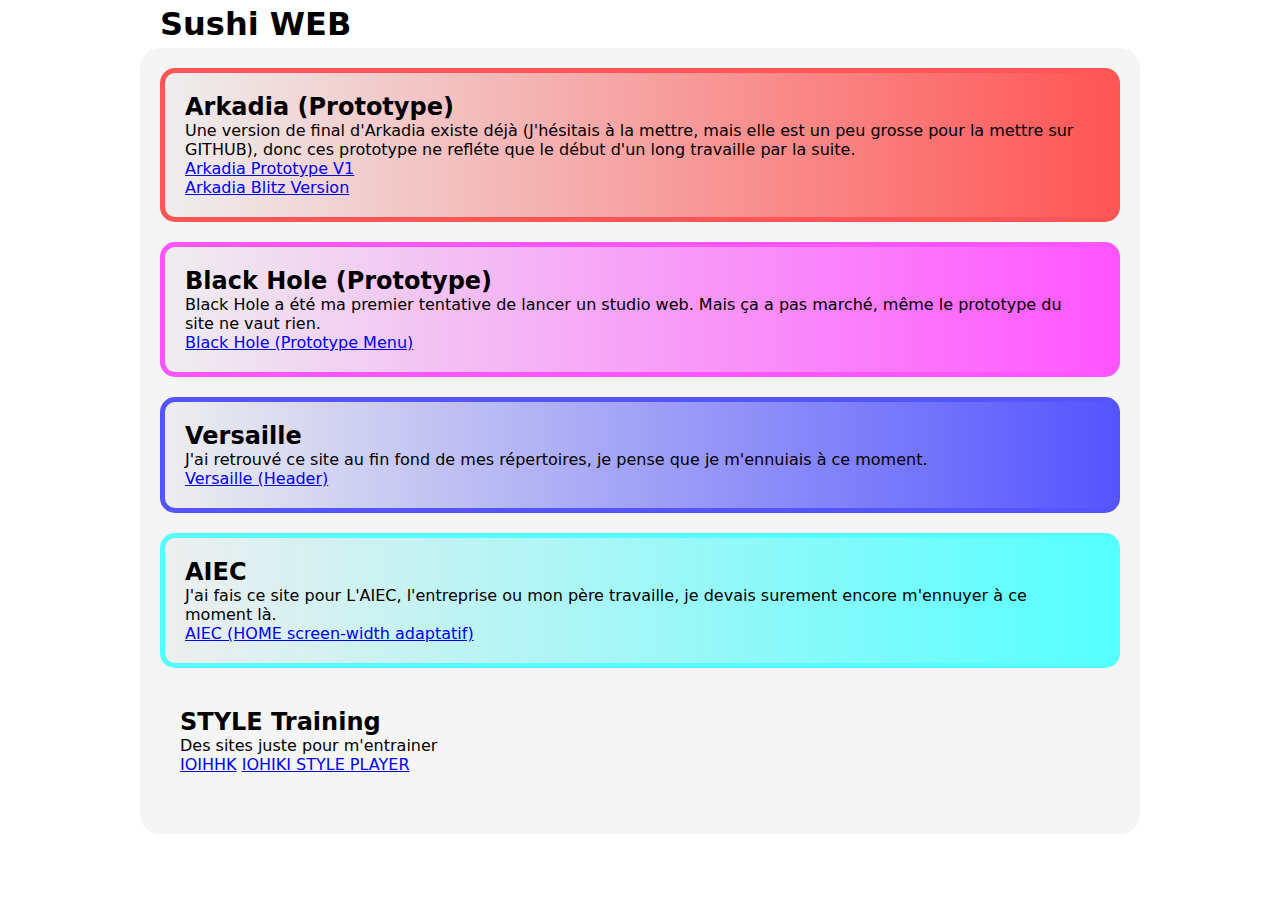
<file: index.html>
<!DOCTYPE html>
<html>
  <head>
    <title>Sushi WEB - home</title>
	<style>
		*
		{
			margin:0;
			padding:0;
			box-sizing:border-box;
			font-family:system-ui, sans-serif, arial;
		}
		h1
		{
			width:80%;
			max-width:1000px;
			margin:0 auto;
			padding:5px 0 5px 20px;
		}
		section
		{
			padding:20px;
			width:80%;
			max-width:1000px;
			margin:0 auto;
			background:#f5f5f5;
			border-radius:20px;
		}
		article
		{
			padding:20px;
			margin:0 0 20px 0;
			border-radius:15px;
			transition:background 0.2s;
		}
		article:first-child
		{
			border:5px solid #f55;
			background:linear-gradient(90deg,#eee,#f55);
		}
		article:nth-child(2)
		{
			border:5px solid #f5f;
			background:linear-gradient(90deg,#eee,#f5f);
		}
		article:nth-child(3)
		{
			border:5px solid #55f;
			background:linear-gradient(90deg,#eee,#55f);
		}
		article:nth-child(4)
		{
			border:5px solid #5ff;
			background:linear-gradient(90deg,#eee,#5ff);
		}
	</style>
  </head>
  <body>
    <h1>Sushi WEB</h1>
		<section>
			<article>
				<h2>Arkadia (Prototype)</h2>
				<p>Une version de final d'Arkadia existe déjà (J'hésitais à la mettre, mais elle est un peu grosse pour la mettre sur GITHUB), donc ces prototype ne refléte que le début d'un long travaille par la suite.</p>
				<a href="sites/arkadiatest/index.html">Arkadia Prototype V1</a>
				<br>
				<a href="sites/Blitz_arcade/index.html">Arkadia Blitz Version</a>
			</article>
			<article>
				<h2>Black Hole (Prototype)</h2>
				<p>Black Hole  a été ma premier tentative de lancer un studio web. Mais ça a pas marché, même le prototype du site ne vaut rien.</p>
				<a href="sites/Black_Hole_Concept/index.html">Black Hole (Prototype Menu)</a>
			</article>
			<article>
				<h2>Versaille</h2>
				<p>J'ai retrouvé ce site au fin fond de mes répertoires, je pense que je m'ennuiais à ce moment.</p>
				<a href="sites/versaille/index.html">Versaille (Header)</a>
			</article>
			<article>
				<h2>AIEC</h2>
				<p>J'ai fais ce site pour L'AIEC, l'entreprise ou mon père travaille, je devais surement encore m'ennuyer à ce moment là.</p>
				<a href="sites/AIEC/index.html">AIEC (HOME screen-width adaptatif)</a>
			</article>
			<article>
				<h2>STYLE Training</h2>
				<p>Des sites juste pour m'entrainer</p>
				<a href="sites/ioihhki/index.html">IOIHHK</a>
				<a href="sites/audio_player/index.html">IOHIKI STYLE PLAYER</a>
			</article>
		</section>
  </body>
</html>
</file>
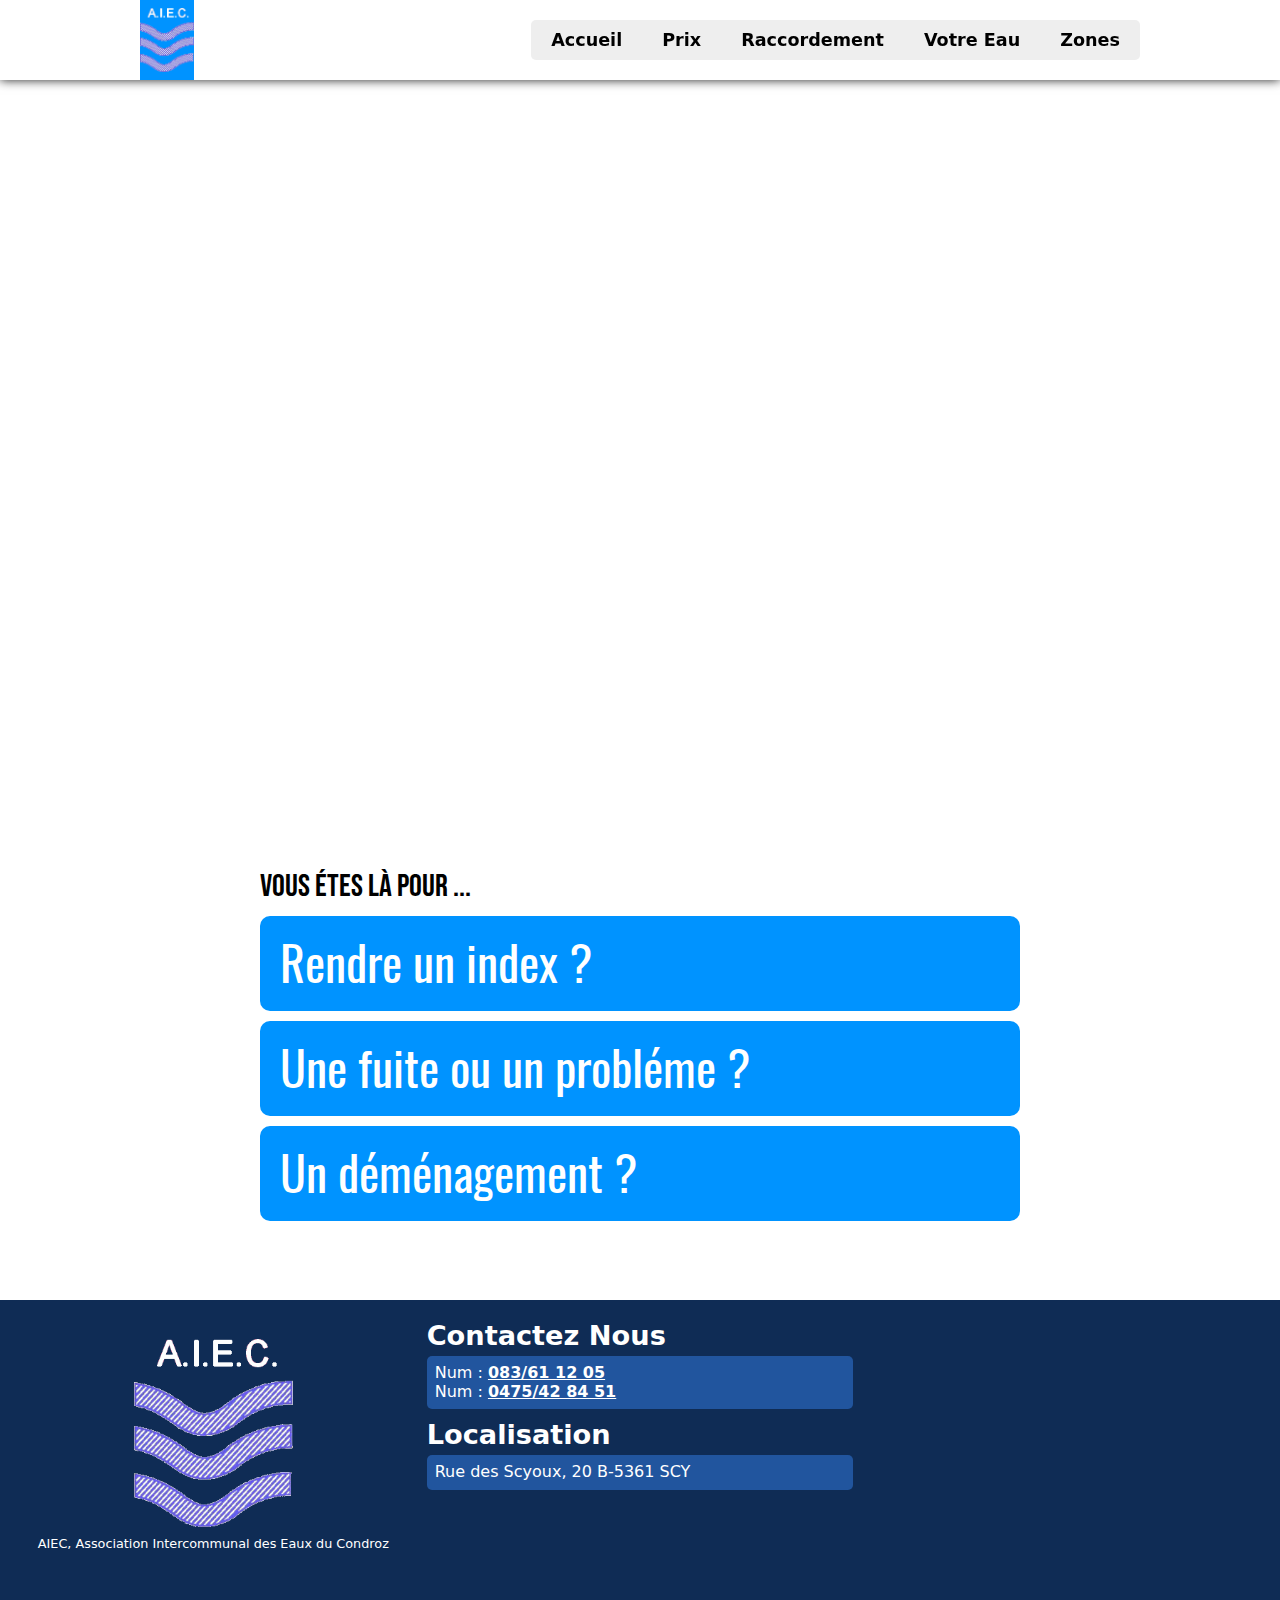
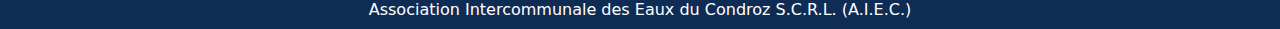
<file: sites/AIEC/index.html>
<!DOCTYPE html>
<html>
<head>
	<title>AIEC</title>
	<meta charset="utf-8" >
	<meta name="description" content="">
	<meta name="keywords" content="game, community, e-sport">
	<link rel="stylesheet" href="css/main.css">
	<link rel="stylesheet" href="css/index.css">
</head>
<body>
	<section id="topbar">
		<section>
			<div>
				<img src="asset/logo.gif" alt="Logo AIEC"/>
			</div>
			<section id="menu">
				<div class="navbutton">
					<svg viewbox="0 0 100 100">
						<rect x="10" y="12.5" width="80" height="15"/>
						<rect x="10" y="42.5" width="80" height="15"/>
						<rect x="10" y="72.5" width="80" height="15"/>
					</svg>
				</div>
				<nav>
					<ul>
						<li><a href="">Accueil</a></li>
						<li><a href="">Prix</a></li>
						<li><a href="">Raccordement</a></li>
						<li><a href="">Votre Eau</a></li>
						<li><a href="">Zones</a></li>
					</ul>
				</nav>
			</section>
		</section>
	</section>
	<header>
		<div>
			<p><span>Bienvenue</span><br>sur le site de l'AIEC</p>
		</div>
	</header>
	<main>
		<section id="aide">
			<div>
				<p>Vous étes là pour ...</p>
				<a href="">Rendre un index ?</a>
				<a href="">Une fuite ou un probléme ?</a>
				<a href="">Un déménagement ?</a>
			</div>
		</section>
	</main>
	<footer>
		<section>
			<section>
				<img src="asset/logo.gif" alt="Logo AIEC"/>
				<p>AIEC, Association Intercommunal des Eaux du Condroz</p>
			</section>
			<section>
				<div>
					<span>Contactez Nous</span>
					<p>Num : <span>083/61 12 05</span><br>Num : <span>0475/42 84 51</span></p>
				</div>
				<div>
					<span>Localisation</span>
					<p>Rue des Scyoux, 20 B-5361 SCY</p>
				</div>
				
			</section>
			<section></section>
		</section>
		<section>Association Intercommunale des Eaux du Condroz S.C.R.L. (A.I.E.C.)</section>
	</footer>
	<script src="script/menu.js"></script>
</body>
</html>
</file>
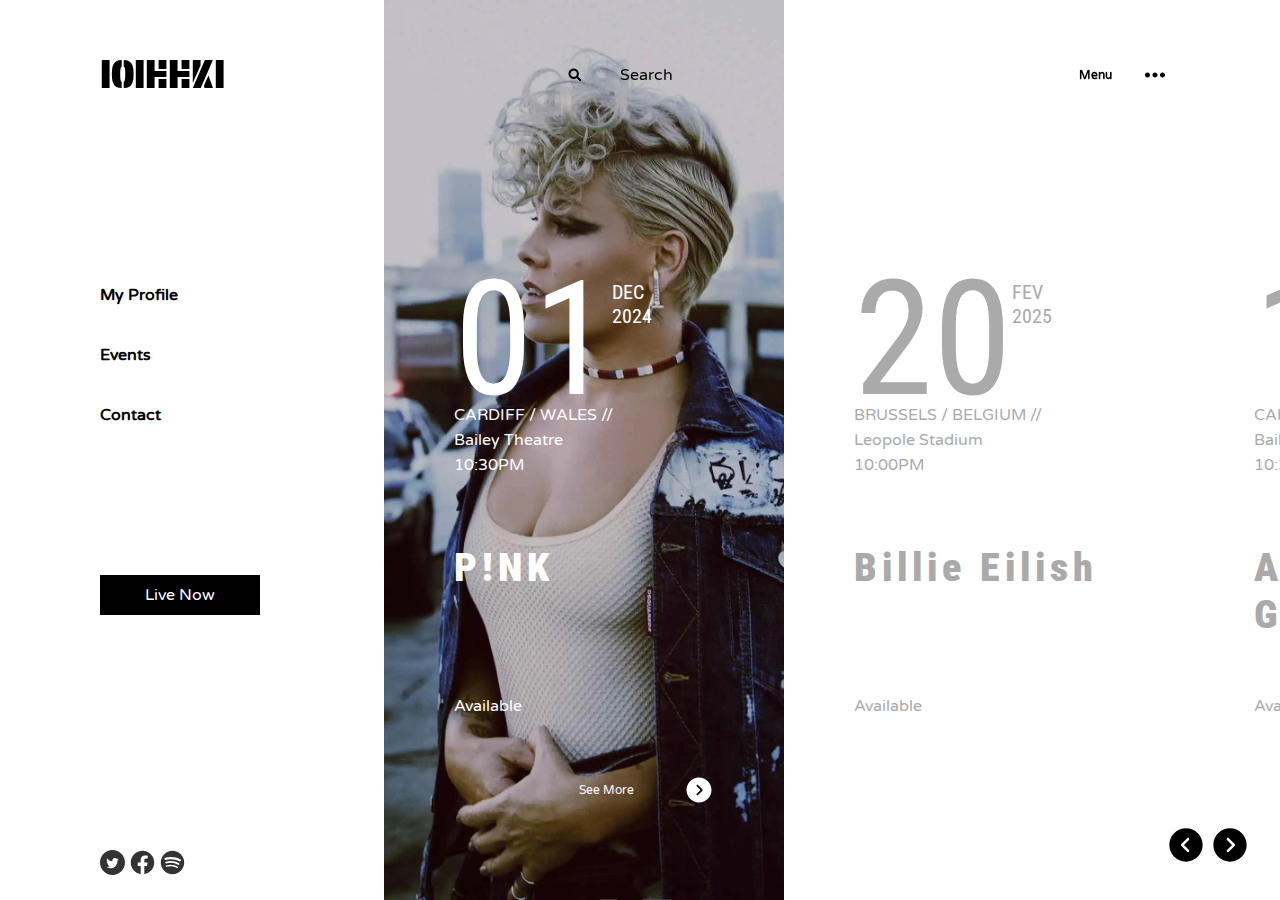
<file: sites/ioihhki/index.html>
<!DOCTYPE html>
<html lang="en">
<head>
    <meta charset="UTF-8">
    <meta name="viewport" content="width=device-width, initial-scale=1.0">
    <title>IOIHHKI</title>
    <link rel="stylesheet" href="style.css"/>
</head>
<body>
    <header>
        <h1>IOIHHKI</h1>
        <div class="right-header">
            <div id="searchbar">
                <img class="i-logo button-hover" src="img/search.svg" alt="search icon"/>
                <input class="search-input" type="search" placeholder="Search"/>
            </div>
            <div id="menu">
                <a href=""  button-hover>Menu</a>
                <a href=""  button-hover><svg viewBox="0 -960 960 960">
                    <path d="M240-400q-33 0-56.5-23.5T160-480q0-33 23.5-56.5T240-560q33 0 56.5 23.5T320-480q0 33-23.5 56.5T240-400Zm240 0q-33 0-56.5-23.5T400-480q0-33 23.5-56.5T480-560q33 0 56.5 23.5T560-480q0 33-23.5 56.5T480-400Zm240 0q-33 0-56.5-23.5T640-480q0-33 23.5-56.5T720-560q33 0 56.5 23.5T800-480q0 33-23.5 56.5T720-400Z"/>
                </svg></a>
            </div>
        </div>
    </header>
    <main>
        <aside>
            <div class="nav-wrapper">
                <nav>
                    <ul>
                        <li><a href="" class="button-hover">My Profile</a></li>
                        <li><a href="" class="button-hover">Events</a></li>
                        <li><a href="" class="button-hover">Contact</a></li>
                    </ul>
                    <a href="" class="live-button button-hover">Live Now</a>
                </nav>
            </div>
            <div class="aside-footer">
                <a class="button-hover"><svg fill="#000000" viewBox="-143 145 512 512">
                    <path d="M113,145c-141.4,0-256,114.6-256,256s114.6,256,256,256s256-114.6,256-256S254.4,145,113,145z M215.2,361.2c0.1,2.2,0.1,4.5,0.1,6.8c0,69.5-52.9,149.7-149.7,149.7c-29.7,0-57.4-8.7-80.6-23.6c4.1,0.5,8.3,0.7,12.6,0.7c24.6,0,47.3-8.4,65.3-22.5c-23-0.4-42.5-15.6-49.1-36.5c3.2,0.6,6.5,0.9,9.9,0.9c4.8,0,9.5-0.6,13.9-1.9C13.5,430-4.6,408.7-4.6,383.2v-0.6c7.1,3.9,15.2,6.3,23.8,6.6c-14.1-9.4-23.4-25.6-23.4-43.8c0-9.6,2.6-18.7,7.1-26.5c26,31.9,64.7,52.8,108.4,55c-0.9-3.8-1.4-7.8-1.4-12c0-29,23.6-52.6,52.6-52.6c15.1,0,28.8,6.4,38.4,16.6c12-2.4,23.2-6.7,33.4-12.8c-3.9,12.3-12.3,22.6-23.1,29.1c10.6-1.3,20.8-4.1,30.2-8.3C234.4,344.5,225.5,353.7,215.2,361.2z"/>
                </svg></a>
                <a class="button-hover"><svg fill="#000000" viewBox="0 0 32 32">
                    <path d="M30.996 16.091c-0.001-8.281-6.714-14.994-14.996-14.994s-14.996 6.714-14.996 14.996c0 7.455 5.44 13.639 12.566 14.8l0.086 0.012v-10.478h-3.808v-4.336h3.808v-3.302c-0.019-0.167-0.029-0.361-0.029-0.557 0-2.923 2.37-5.293 5.293-5.293 0.141 0 0.281 0.006 0.42 0.016l-0.018-0.001c1.199 0.017 2.359 0.123 3.491 0.312l-0.134-0.019v3.69h-1.892c-0.086-0.012-0.185-0.019-0.285-0.019-1.197 0-2.168 0.97-2.168 2.168 0 0.068 0.003 0.135 0.009 0.202l-0.001-0.009v2.812h4.159l-0.665 4.336h-3.494v10.478c7.213-1.174 12.653-7.359 12.654-14.814v-0z"></path>
                </svg></a>
                <a class="button-hover"><svg fill="#000000"viewBox="0 0 32 32">
                    <path d="M24.849 14.35c-3.206-1.616-6.988-2.563-10.991-2.563-2.278 0-4.484 0.306-6.58 0.881l0.174-0.041c-0.123 0.040-0.265 0.063-0.412 0.063-0.76 0-1.377-0.616-1.377-1.377 0-0.613 0.401-1.132 0.954-1.311l0.010-0.003c5.323-1.575 14.096-1.275 19.646 2.026 0.426 0.258 0.706 0.719 0.706 1.245 0 0.259-0.068 0.502-0.186 0.712l0.004-0.007c-0.29 0.345-0.721 0.563-1.204 0.563-0.273 0-0.529-0.070-0.752-0.192l0.008 0.004zM24.699 18.549c-0.201 0.332-0.561 0.55-0.971 0.55-0.225 0-0.434-0.065-0.61-0.178l0.005 0.003c-2.739-1.567-6.021-2.49-9.518-2.49-1.925 0-3.784 0.28-5.539 0.801l0.137-0.035c-0.101 0.032-0.217 0.051-0.337 0.051-0.629 0-1.139-0.51-1.139-1.139 0-0.509 0.333-0.939 0.793-1.086l0.008-0.002c1.804-0.535 3.878-0.843 6.023-0.843 3.989 0 7.73 1.064 10.953 2.925l-0.106-0.056c0.297 0.191 0.491 0.52 0.491 0.894 0 0.227-0.071 0.437-0.192 0.609l0.002-0.003zM22.899 22.673c-0.157 0.272-0.446 0.452-0.777 0.452-0.186 0-0.359-0.057-0.502-0.154l0.003 0.002c-2.393-1.346-5.254-2.139-8.299-2.139-1.746 0-3.432 0.261-5.020 0.745l0.122-0.032c-0.067 0.017-0.145 0.028-0.224 0.028-0.512 0-0.927-0.415-0.927-0.927 0-0.432 0.296-0.795 0.696-0.898l0.006-0.001c1.581-0.47 3.397-0.74 5.276-0.74 3.402 0 6.596 0.886 9.366 2.44l-0.097-0.050c0.302 0.15 0.506 0.456 0.506 0.809 0 0.172-0.048 0.333-0.132 0.469l0.002-0.004zM16 1.004c0 0 0 0-0 0-8.282 0-14.996 6.714-14.996 14.996s6.714 14.996 14.996 14.996c8.282 0 14.996-6.714 14.996-14.996v0c-0.025-8.272-6.724-14.971-14.993-14.996h-0.002z"></path>
                </svg></a>
            </div>
        </aside>
        <div class="content">
            <div class="carouselle">
                <div class="action-carouselle">
                    <svg class="left-arrow" viewBox="0 0 24 24">
                        <path d="M12 2C6.49 2 2 6.49 2 12C2 17.51 6.49 22 12 22C17.51 22 22 17.51 22 12C22 6.49 17.51 2 12 2ZM13.79 15C14.08 15.29 14.08 15.77 13.79 16.06C13.64 16.21 13.45 16.28 13.26 16.28C13.07 16.28 12.88 16.21 12.73 16.06L9.2 12.53C8.91 12.24 8.91 11.76 9.2 11.47L12.73 7.94C13.02 7.65 13.5 7.65 13.79 7.94C14.08 8.23 14.08 8.71 13.79 9L10.79 12L13.79 15Z"/>
                    </svg>
                    <svg class="right-arrow" viewBox="0 0 24 24">
                        <path d="M12 2C6.49 2 2 6.49 2 12C2 17.51 6.49 22 12 22C17.51 22 22 17.51 22 12C22 6.49 17.51 2 12 2ZM14.79 12.53L11.26 16.06C11.11 16.21 10.92 16.28 10.73 16.28C10.54 16.28 10.35 16.21 10.2 16.06C9.91 15.77 9.91 15.29 10.2 15L13.2 12L10.2 9C9.91 8.71 9.91 8.23 10.2 7.94C10.49 7.65 10.97 7.65 11.26 7.94L14.79 11.47C15.09 11.76 15.09 12.24 14.79 12.53Z"/>
                    </svg>
                </div>

                <style>
                    .card.pink{
                        --card-back:url(img/pink.webp);
                    }
                    .card.billie{
                        --card-back:url(img/Billie_Eilish.webp);
                    }
                    .card.ariana{
                        --card-back:url(img/Ariana_Grande.webp);
                    }

                    .card.theweeknd{
                        --card-back:url(img/theweeknd.webp);
                    }
                </style>

                <div class="card pink selected" data-card="0">
                    <div class="card-content">
                        <div class="schedul">
                            <div class="date">
                                <p>01</p>
                                <span>DEC<br>2024</span>
                            </div>
                            <div class="space">CARDIFF / WALES //</div>
                            <div class="building">Bailey Theatre</div>
                            <div class="time">10:30PM</div>
                        </div>
                        <p class="artist">P!NK</p>
                        <div class="ticket-statue">Available</div>
                        <a class="seemore-button button-hover" href=""><p>See More</p><svg viewBox="0 0 24 24" fill="#ffffff" >
                            <path d="M12 2C6.49 2 2 6.49 2 12C2 17.51 6.49 22 12 22C17.51 22 22 17.51 22 12C22 6.49 17.51 2 12 2ZM14.79 12.53L11.26 16.06C11.11 16.21 10.92 16.28 10.73 16.28C10.54 16.28 10.35 16.21 10.2 16.06C9.91 15.77 9.91 15.29 10.2 15L13.2 12L10.2 9C9.91 8.71 9.91 8.23 10.2 7.94C10.49 7.65 10.97 7.65 11.26 7.94L14.79 11.47C15.09 11.76 15.09 12.24 14.79 12.53Z"/>
                        </svg></a>
                    </div>
                </div>

                <div class="card billie" data-card="1">
                    <div class="card-content">
                        <div class="schedul">
                            <div class="date">
                                <p>20</p>
                                <span>FEV<br>2025</span>
                            </div>
                            <div class="space">BRUSSELS / BELGIUM //</div>
                            <div class="building">Leopole Stadium</div>
                            <div class="time">10:00PM</div>
                        </div>
                        <p class="artist">Billie Eilish</p>
                        <div class="ticket-statue">Available</div>
                        <a class="seemore-button  button-hover" href=""><p>See More</p><svg viewBox="0 0 24 24" fill="#ffffff" >
                            <path d="M12 2C6.49 2 2 6.49 2 12C2 17.51 6.49 22 12 22C17.51 22 22 17.51 22 12C22 6.49 17.51 2 12 2ZM14.79 12.53L11.26 16.06C11.11 16.21 10.92 16.28 10.73 16.28C10.54 16.28 10.35 16.21 10.2 16.06C9.91 15.77 9.91 15.29 10.2 15L13.2 12L10.2 9C9.91 8.71 9.91 8.23 10.2 7.94C10.49 7.65 10.97 7.65 11.26 7.94L14.79 11.47C15.09 11.76 15.09 12.24 14.79 12.53Z"/>
                        </svg></a>
                    </div>
                </div>

                <div class="card ariana" data-card="2">
                    <div class="card-content">
                        <div class="schedul">
                            <div class="date">
                                <p>12</p>
                                <span>JUL<br>2025</span>
                            </div>
                            <div class="space">CARDIFF / WALES //</div>
                            <div class="building">Bailey Theatre</div>
                            <div class="time">10:30PM</div>
                        </div>
                        <p class="artist">Ariana Grande</p>
                        <div class="ticket-statue">Available</div>
                        <a class="seemore-button  button-hover" href=""><p>See More</p><svg viewBox="0 0 24 24" fill="#ffffff" >
                            <path d="M12 2C6.49 2 2 6.49 2 12C2 17.51 6.49 22 12 22C17.51 22 22 17.51 22 12C22 6.49 17.51 2 12 2ZM14.79 12.53L11.26 16.06C11.11 16.21 10.92 16.28 10.73 16.28C10.54 16.28 10.35 16.21 10.2 16.06C9.91 15.77 9.91 15.29 10.2 15L13.2 12L10.2 9C9.91 8.71 9.91 8.23 10.2 7.94C10.49 7.65 10.97 7.65 11.26 7.94L14.79 11.47C15.09 11.76 15.09 12.24 14.79 12.53Z"/>
                        </svg></a>
                    </div>
                </div>

                <div class="card theweeknd" data-card="3">
                    <div class="card-content">
                        <div class="schedul">
                            <div class="date">
                                <p>12</p>
                                <span>MAR<br>2025</span>
                            </div>
                            <div class="space">CARDIFF / WALES //</div>
                            <div class="building">Bailey Theatre</div>
                            <div class="time">11:20PM</div>
                        </div>
                        <p class="artist">The Weeknd</p>
                        <div class="ticket-statue">Available</div>
                        <a class="seemore-button button-hover" href=""><p>See More</p><svg viewBox="0 0 24 24" fill="#ffffff" >
                            <path d="M12 2C6.49 2 2 6.49 2 12C2 17.51 6.49 22 12 22C17.51 22 22 17.51 22 12C22 6.49 17.51 2 12 2ZM14.79 12.53L11.26 16.06C11.11 16.21 10.92 16.28 10.73 16.28C10.54 16.28 10.35 16.21 10.2 16.06C9.91 15.77 9.91 15.29 10.2 15L13.2 12L10.2 9C9.91 8.71 9.91 8.23 10.2 7.94C10.49 7.65 10.97 7.65 11.26 7.94L14.79 11.47C15.09 11.76 15.09 12.24 14.79 12.53Z"/>
                        </svg></a>
                    </div>
                </div>

            </div>
        </div>
    </main>
    <script>

        var buttonToL = document.querySelector(".action-carouselle .left-arrow");
        var buttonToR = document.querySelector(".action-carouselle .right-arrow");

        var carouselle_index = 0;
        var cards = document.querySelectorAll(".carouselle .card");

        function updateCarouselle(carouselle_index){
            cards.forEach((card)=>{
                card.classList.remove("selected");
                card.style.transform="translate("+(-100*carouselle_index)+"%,0)";
                if (card.getAttribute("data-card") < carouselle_index){
                        card.style.transform="translate("+((cards.length - carouselle_index) * 100)+"%,0)";
                }
            })
            cards[carouselle_index].classList.add("selected");

        }

        buttonToL.addEventListener("click",(e)=>{
            if (carouselle_index > 0){
                carouselle_index -= 1;
            }
            else{
                carouselle_index = cards.length-1;
            }
            updateCarouselle(carouselle_index);
        })
        buttonToR.addEventListener("click",(e)=>{
            if (carouselle_index < cards.length-1){
                carouselle_index += 1;
            }
            else{
                carouselle_index = 0;
            }
            updateCarouselle(carouselle_index)
        })

    </script>
</body>
</html>
</file>
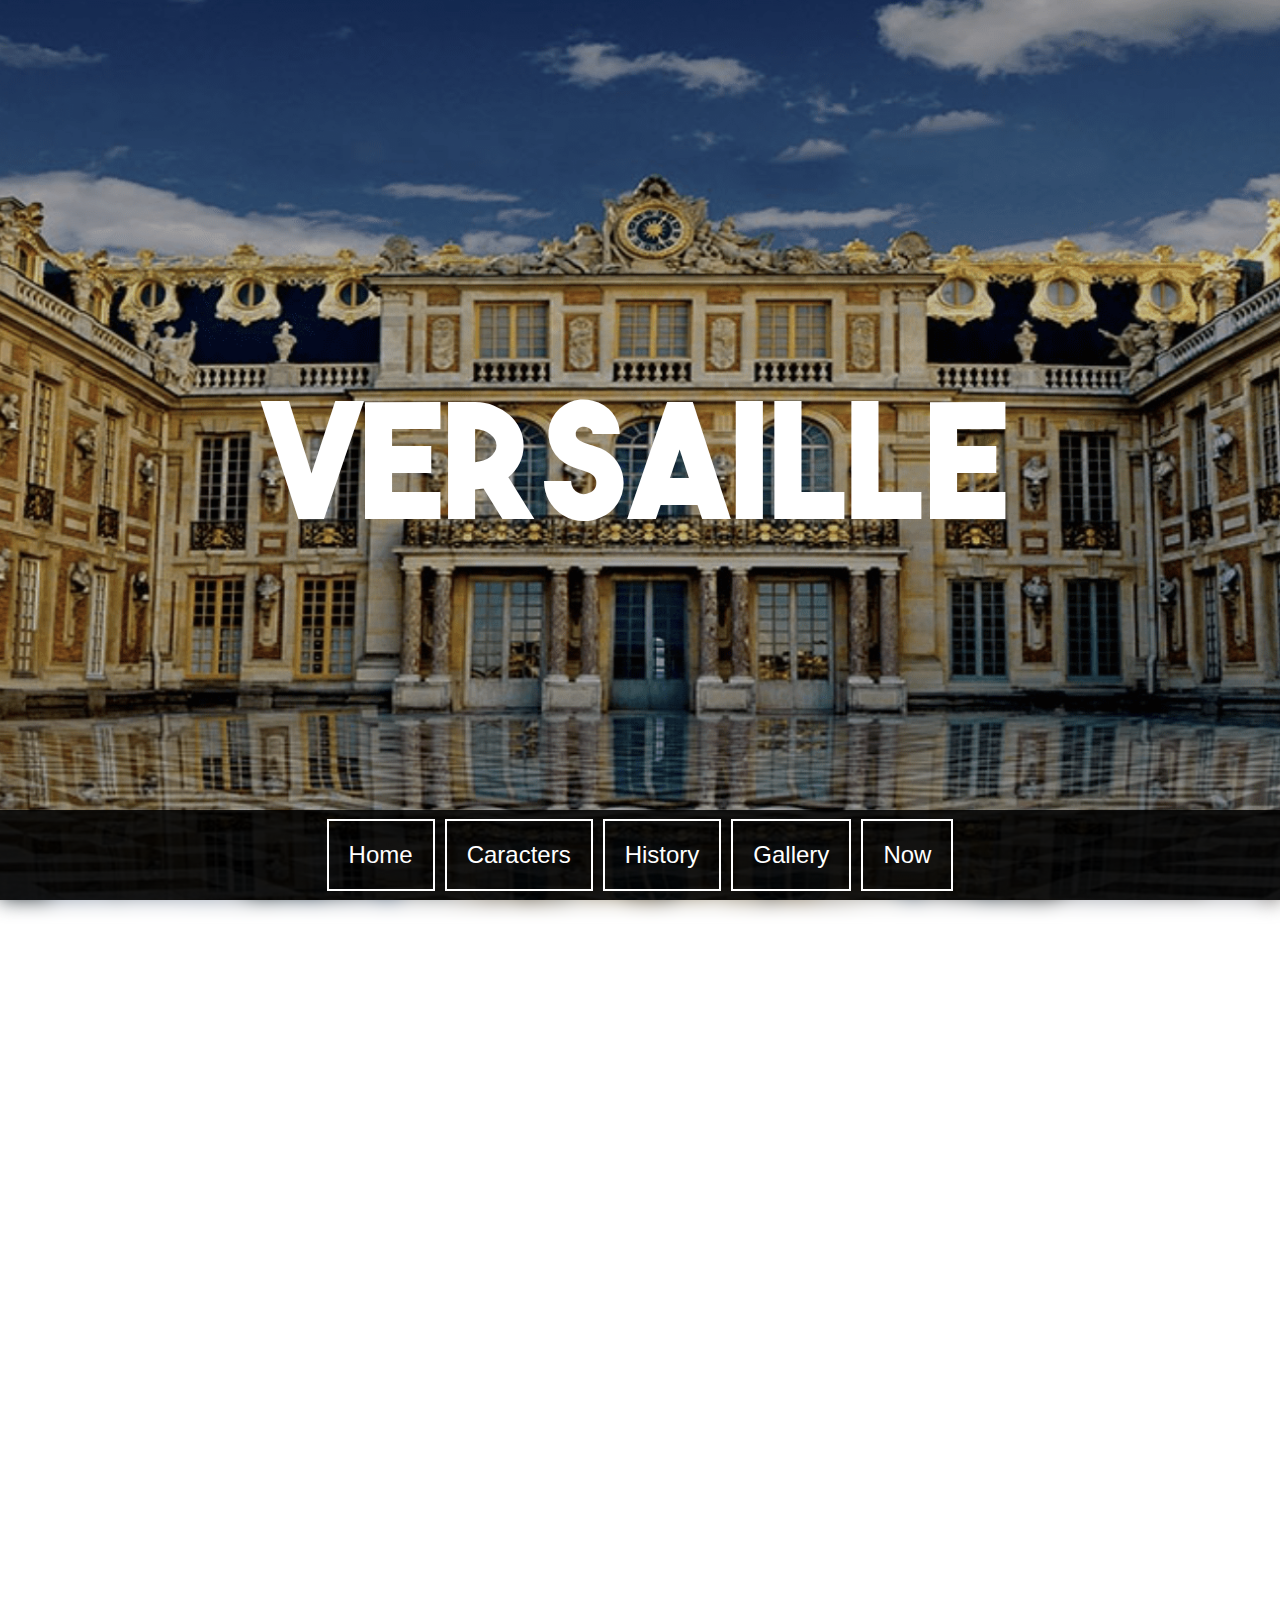
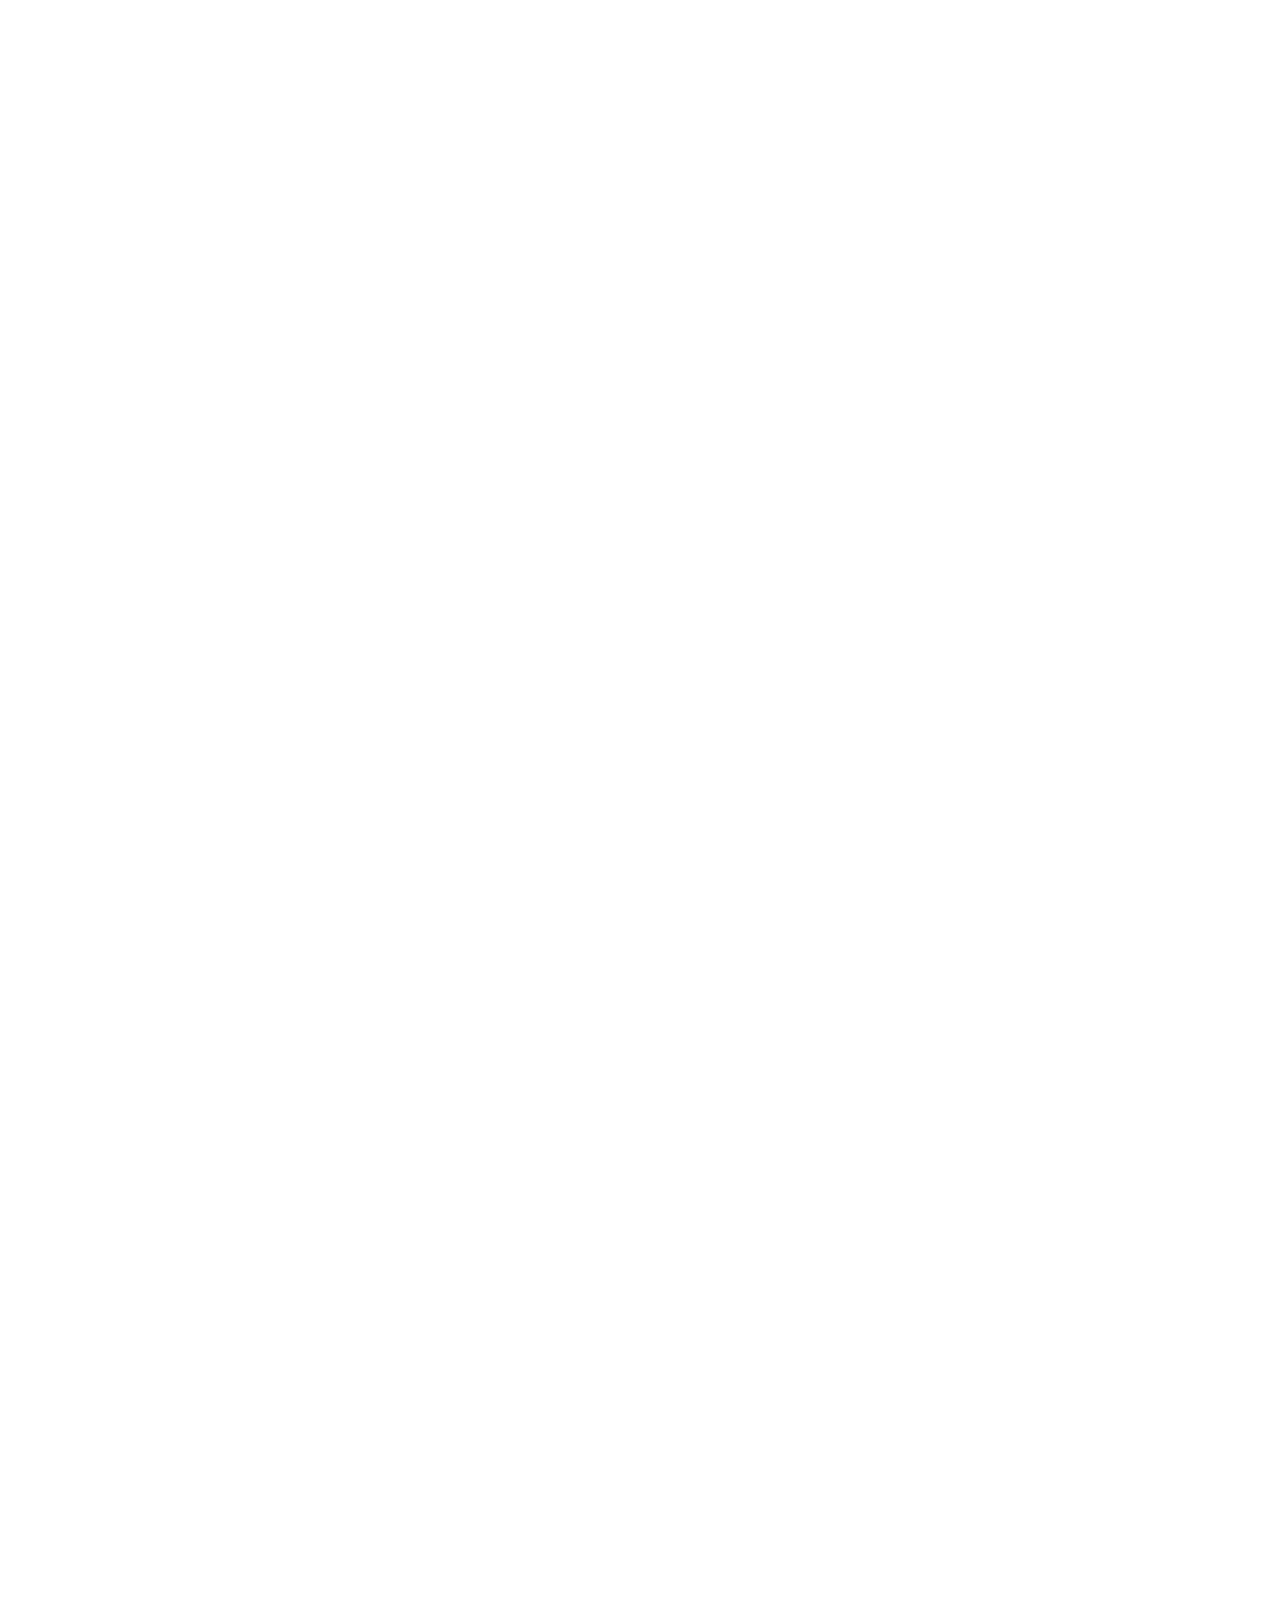
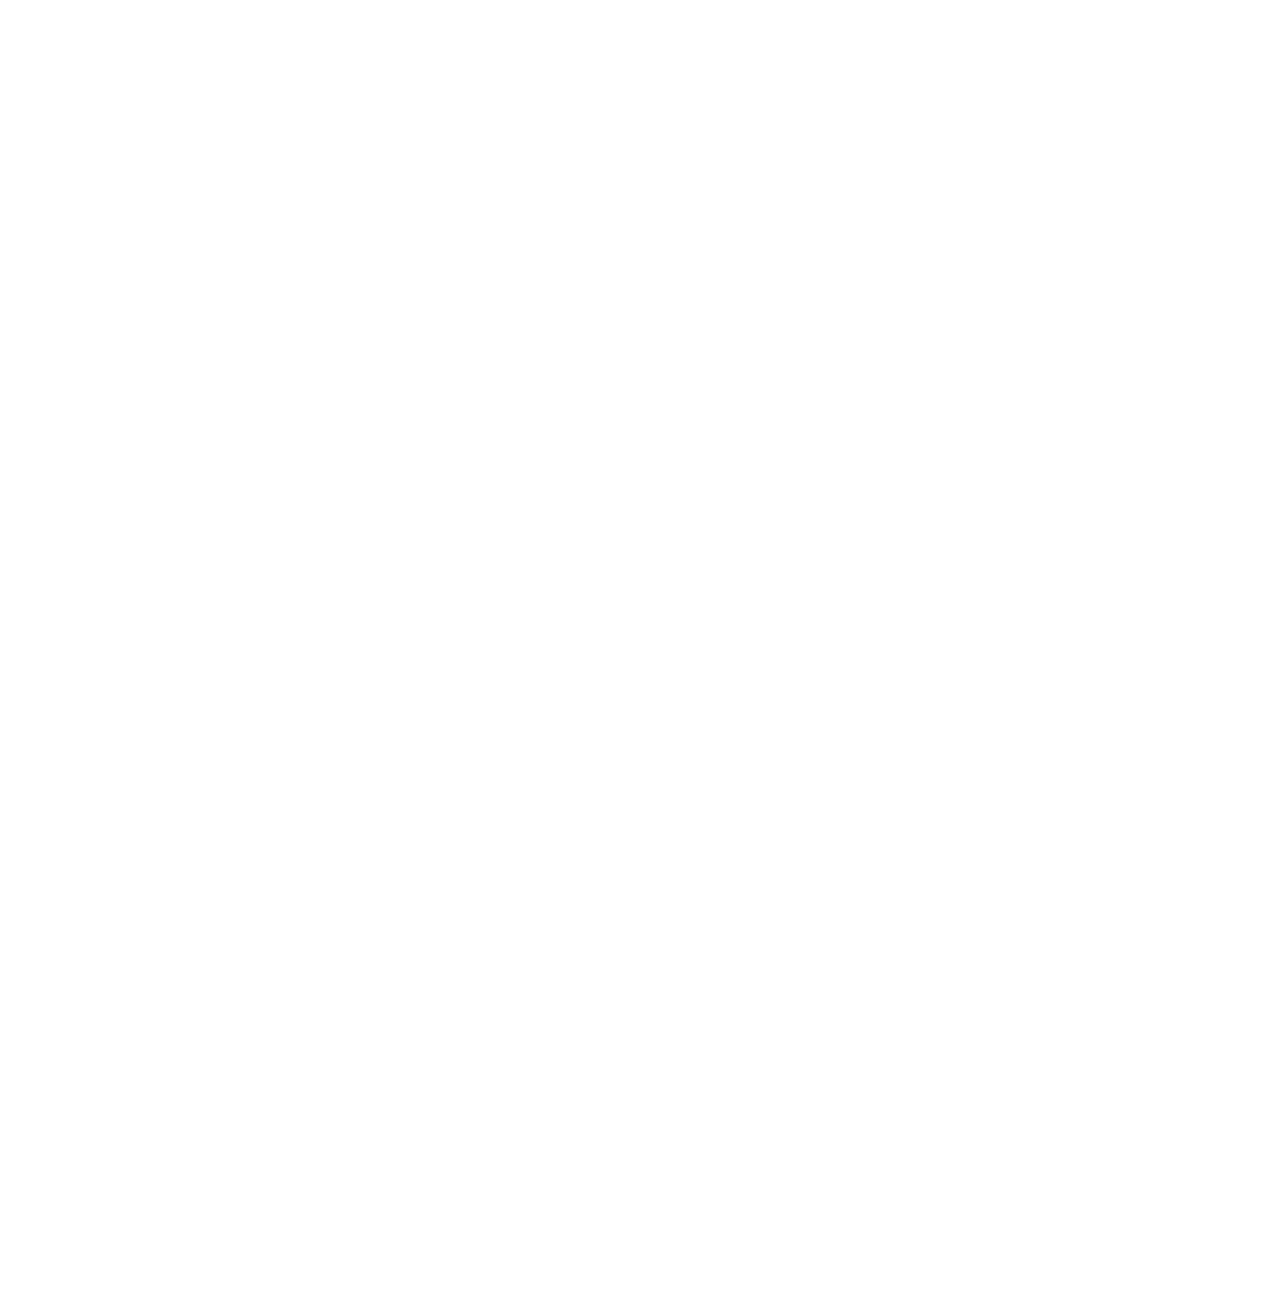
<file: sites/versaille/index.html>
<!DOCTYPE html>
<html lang="en">
<head>
    <meta charset="UTF-8">
    <meta http-equiv="X-UA-Compatible" content="IE=edge">
    <meta name="viewport" content="width=device-width, initial-scale=1.0">
    <title>Versaille</title>
    <link rel="stylesheet" href="css/style.css"/>
</head>
<body>
    <header id="home">
        <section class="title">
            <div id="background"><span></span><span></span></div>
            <h1>Versaille</h1>
        </section>
        <div class="menu">
            <div class="burger"></div>
            <nav>
                <ul>
                    <li><a href="#home">Home</a></li>
                    <li><a href="#caracters">Caracters</a></li>
                    <li><a href="#history">History</a></li>
                    <li><a href="#gallery">Gallery</a></li>
                    <li><a href="#now">Now</a></li>
                </ul>
            </nav>
        </div>
    </header>
    <main>
        <section id="caracters"></section>
        <section id="history"></section>
        <section id="gallery"></section>
        <section id="now"></section>
    </main>
    <footer></footer>
</body>
</html>
</file>
<file: sites/AIEC/css/main.css>
/*import*/
@font-face{
	font-family:bebasneue;
	src: url('font/BebasNeue/BebasNeue-Regular.woff2') format('woff2'), 
	url('font/BebasNeue/BebasNeue-Regular.woff') format('woff');
}
@font-face{
	font-family:oswald;
	src: url('font/Oswald/Oswald-Regular.woff2') format('woff2'), 
	url('font/Oswald/Oswald-Regular.woff') format('woff');
}

/* reset.css */
html {
  scroll-behavior: smooth;
  overflow-x:hidden;
}
*, *:before, *:after {
	box-sizing: border-box;
}
html, body, div, span, object, iframe, 
h1, h2, h3, h4, h5, h6, p, blockquote, pre, 
a, abbr, acronym, address, big, cite, code, 
del, dfn, em, img, ins, kbd, q, s, samp, 
small, strike, strong, sub, sup, tt, var, 
b, u, i, center, 
dl, dt, dd, ol, ul, li, 
fieldset, form, label, legend, 
table, caption, tbody, tfoot, thead, tr, th, td {
	margin: 0;
	padding: 0;
	border: 0;
	border-spacing:0;
	font-size: 100%;
	font-weight: inherit;
	font-style: inherit;
	font-family: system-ui,helvetica,sans-serif;
	vertical-align: baseline;
}
body {
	font-size: 16px;
	line-height: 1.15;
	background:#fff;
}
ol, ul {
	list-style: none;
}
a {
	color: inherit;
	text-decoration: none;
}
*:focus-visible{
	outline:unset;
}
button, input, optgroup, select, textarea {
	margin: 0;
	padding: 0;
	font-family: inherit;
	font-size: 100%;
	line-height: 1.15;
	color: inherit;
	border: none;
	background-color: transparent;
}
/*base css*/
#topbar{
	display:flex;
	justify-content:center;
	position:sticky;
	top:0;
	width:100%;
	box-shadow:0 0 10px #222;
	background:#fff;
}
#topbar > section{
	display:flex;
	height:80px;
	max-width:1000px;
	width:100%;
	margin:0 10px;
}
#topbar > section > div{
	display:flex;
	justify-content:center;
	align-items:center;
	background:#0093ff;
}
#topbar > section > div img{
	height:80%;
}

#menu{
	flex:1;
}
.navbutton{
	display:none;
}
#menu nav, #menu ul{
	display:block;
	height:100%;
	width:100%;
}
#menu ul{
	display:flex;
	justify-content:right;
	align-items:center;
	border-radius:5px;
}
#menu ul li{
	background:#eee;
}
#menu ul li:first-child{
	border-radius:5px 0 0 5px;
}
#menu ul li:last-child{
	border-radius:0 5px 5px 0;
}
#menu ul li:hover{
	background:#0093ff;
}
#menu ul li a{
	display:flex;
	padding:10px 20px;
	font-size:1.1rem;
	font-weight:600;
}
#menu ul li:hover a{
	color:#fff;
}
/*burger*/
.navbutton{
	display:none;
	height:80px;
	width:80px;
	justify-content:center;
	align-items:center;
	overflow:hidden;
}
#menu .navbutton svg{
	height:50px;
	width:50px;
	transition:0.5s;
}
.navbutton svg rect{
	transform-origin:center;
	fill:#000000;
}
#menu:not(.show) .navbutton svg rect{
	transition:y 0.5s ease 0.3s, transform 0.2s ease;
}
#menu.show .navbutton svg rect{
	transform:rotate(45deg);
	transition:y 0.5s ease, transform 0.2s ease 0.3s;
}

#menu.show .navbutton svg rect:nth-child(1){
	y:42.5%;
}
#menu.show .navbutton svg rect:nth-child(3){
	y:42.5%;
	transform:rotate(135deg);
}

@media(max-width:800px){
	#topbar > section{
		justify-content:center;
	}
	#topbar > section > div{
		
	}
	
	#menu{
		z-index:200;
		height:80px;
		width:80px;
		position:absolute;
		right:0;
	}
	.navbutton{
		display:flex;
	}
	#menu nav{
		position:fixed;
		top:80px;
		left:0;
		height:calc(100vh - 80px);
		width:100%;
		background:#fff;
		clip-path: polygon(0% 0%,100% 0%,100% 0%,0% 0%);
		transition:0.5s;
	}
	#menu.show nav{
		clip-path: polygon(0% 0%,100% 0%,100% 100%,0% 100%);
	}
	#menu nav ul{
		gap:5px;
		flex-direction:column;
		justify-content:center;
	}
	#menu nav li{
		width:80%;
		border-radius:5px !important;
	}
	#menu nav li a{
		font-size:3rem;
	}
}
@media(max-width:500px){
	#menu nav li a{
		font-size:2rem;
	}
}

footer{
	display:flex;
	width:100%;
	flex-direction:column;
	align-items:center;
	background:#0f2c55;
	color:#fff;
}
footer > section:first-child{
	display:flex;
	width:100%;
	max-width:1500px;
}
footer > section:first-child section{
	flex:1;
}
footer > section:first-child section:nth-child(1){
	display:flex;
	justify-content:center;
	align-items:center;
	flex-direction:column;
}
footer > section:first-child section:nth-child(1) img{
	height:65%;
}
footer > section:first-child section:nth-child(1) p{
	margin:10px 0 0 0;
	padding:0 10px;
	font-size:0.8rem;
}
footer > section:first-child section:nth-child(2){
	display:flex;
	flex-direction:column;
	padding:20px 0;
	gap:10px;
}
footer > section:first-child section:nth-child(2) div >span{
	font-size:1.7rem;
	font-weight:bold;
}
footer > section:first-child section:nth-child(2) div p{
	margin:5px 0 0 0;
	padding:8px;
	background:#21559E;
	border-radius:5px;
}
footer > section:first-child section:nth-child(2) div p span{
	font-weight:bold;
	text-decoration:underline;
}
footer > section:last-child{
	display:flex;
	justify-content:center;
	padding:10px 20px;
}
@media(max-width:800px){
	footer > section:first-child{
		flex-direction:column;
	}
	footer > section:first-child section:first-child img{
		padding:20px 0;
		height:200px !important;
	}
	footer > section:first-child section:nth-child(2){
		align-items:center;
	}
	
	footer > section:first-child section:nth-child(2) div{
		width:80%;
	}
}
</file>
<file: sites/AIEC/css/index.css>
header{
	display:flex;
	height:80vh;
	width:100%;
	justify-content:center;
	background:center / cover url(https://cdn.brita.net/.imaging/opt/1659094625115/dam/jcr:15d50945-9136-4790-972a-272379a21405/Glass_of_water_Stage_-_Desktop_2560x1160.jpg) no-repeat;
}
header > div{
	display:flex;
	width:100%;
	max-width:1200px;
	margin:0 20px;
	justify-content:center;
	flex-direction:column;
	color:#fff;
}

header > div p{
	font-size:2rem;
}
header > div p span{
	font-family:bebasneue;
	font-size:8rem;
	line-height:5rem;
}
@media(max-width:800px){
	header > div p{
		font-size:1.5rem;
	}
	header > div p span{
		font-size:5rem;
		line-height:3rem;
	}
}

#aide{
	display:flex;
	min-height:500px;
	justify-content:center;
	align-items:center;
}
#aide >div{
	height:80%;
	width:100%;
	max-width:800px;
	padding:20px;
}
#aide >div p{
	margin:0 0 10px 0;
	font-family:bebasneue;
	font-size:2rem;
}
#aide >div a{
	display:flex;
	font-family:oswald;
	font-size:3rem;
	padding:20px;
	margin:0 0 10px 0;
	border-radius:10px;
	justify-content:space-between;
	background:#0093ff;
	color:#fff;
}
#aide >div a span{
	font-family:oswald;
	font-size:3rem;
}
#aide >div a:hover{
	padding:18px;
	border:2px solid #000;
	background:#ffffff;
	color:#000;
}
</file>
<file: sites/ioihhki/style.css>
@import url('https://fonts.googleapis.com/css2?family=Protest+Guerrilla&family=Varela+Round&family=Roboto+Condensed:wght@700&display=swap');

html
{
  scroll-behavior: smooth;
  overflow-x:hidden;
}
*, *:before, *:after
{
	box-sizing: border-box;
	margin: 0;
	padding: 0;
	border: 0;
	border-spacing:0;
	font-size: 100%;
	font-weight: inherit;
	font-style: inherit;
	font-family: 'Varela Round', system-ui, -apple-system, BlinkMacSystemFont, 'Segoe UI', Roboto, Oxygen, Ubuntu, Cantarell, 'Open Sans', 'Helvetica Neue', sans-serif;
	list-style:none;
	color:#000;
	text-decoration:none;
	outline: none;
	border:none;
	background-image:none;
	background-color:transparent;
	box-shadow: none;  
}

.button-hover{
    cursor:pointer;
}

/*start styling*/

/*start topbar*/

header{
    position:fixed;
    z-index:900;
    display:flex;
    height:150px;
    width:100%;
    padding:0 100px;
    align-items:center;
    justify-content: space-between;
}

header h1{
    height:50px;
    font-family: 'Protest Guerrilla', sans-serif;
    font-size:40px;
}

.right-header{
    display:flex;
    height:100%;
    width:100%;
    padding:0 0 0 20px;
    align-items:center;
    justify-content: right;
    gap:20px;
}

#searchbar{
    position:relative;
    height:50px;
    max-width:500px;
    flex:1;
}
#searchbar .i-logo{
    top:0;
    position:absolute;
    z-index:+1;
    height:50px;
    width:50px;
    padding:12px;
}
#searchbar .search-input{
    position:relative;
    z-index:+2;
    height:100%;
    width: 100%;
    padding:0 10px 0 70px;
    color:#000;
}

#searchbar .search-input::placeholder {
    color: #000000;
    opacity: 1;
}
  
#searchbar .search-input::-ms-input-placeholder {
    color: #000000;
}

#searchbar .search-input:focus{
    outline:2px solid #000000;
}
#searchbar:has(.search-input:focus){
    background:#ffffff;
}

#menu{
    display:flex;
    gap:10px;
}
#menu a{
    display:flex;
    height:50px;
    width:50px;
    padding:10px;
    justify-content: center;
    align-items: center;
    font-weight:700;
    font-size:12px;
}
#menu a:hover{
    background:#000000;
    color:#ffffff;
    fill:#ffffff;
}

/*end topbar*/

/*start main aside*/
main{
    display:flex;
    height:100vh;
}
aside{
    display:flex;
    height:100%;
    width:30%;
    padding:50px 0 0 100px;
    justify-content:center;
    flex-direction:column;
}
aside .nav-wrapper{
    display:flex;
    align-items: center;
    flex:1;
}
aside nav ul{
    display:flex;
    flex-direction: column;
    gap:40px;
    margin:0 0 150px 0;
}
aside nav ul li a{
    font-weight:700;
}
aside nav ul li a:hover{
    text-decoration: underline;
}
.live-button{
    display:inline-block;
    padding:10px 45px;
    background:#000000;
    color:#ffffff;
}
.live-button:hover{
    border:2px solid #000000;
    background:#ffffff;
    color:#000000;
    padding:8px 43px;
}

.aside-footer{
    display:flex;
    height:50px;
    gap:5px;
}
.aside-footer a{
    height:25px;
    width:25px;
}
.aside-footer a svg{
    height:100%;
    width:100%;
    fill:#333333;
}
.aside-footer a:hover svg{
    fill:#000000;
}

/*end main aside*/
/*start main*/

.content{
    height:100%;
    flex:1;
    overflow:hidden;
}

.carouselle{
    position:relative;
    display:flex;
    height:100%;
    flex-wrap:nowrap;
}

.action-carouselle{
    position:absolute;
    z-index:+5;
    bottom:30px;
    right:30px;
}
.action-carouselle svg{
    height:40px;
    width:40px;
}

.card{
    position:relative;
    display:flex;
    height:100%;
    min-width:400px;
    width:400px;
    padding:150px 70px 100px 70px;
    align-items: end;
    background-position:center left;
    transition:.2s background;
}

.card *{
    color:#aaa;
}

.card.selected *{
    color:#ffffff;
}
.card.selected{
    z-index:+1;
    background:linear-gradient(#0003,#0003),center / cover no-repeat var(--card-back);
}

.card .card-content{
    display:flex;
    height:80%;
    width:100%;
    flex-direction:column;
    align-items:end;
    justify-content: space-between;
}

.card :is(.schedul,.artist,.ticket-statue){
    width:100%;
}

.card .schedul > *{
    margin-bottom:5px;
}

.card .date{
    display:inline-block;
    position:relative;
}
.card .date p{
    display:inline-block;
    position:relative;
    font-family: 'Roboto Condensed', sans-serif;
    font-size:160px;
    line-height:120px;
}
.card .date span{
    display:inline;
    position:absolute;
    left:100%;
    top:0;
    font-family: 'Roboto Condensed', sans-serif;
    font-size:20px;
}


.card .artist{
    font-weight:900;
    font-size:40px;
    font-family: 'Roboto Condensed', sans-serif;
    letter-spacing: 5px;
    height:88px;
}

.card .ticket-statue{
    font-weight:400;
}

.card .seemore-button{
    display:inline-flex;
    height:20px;
    align-items:center;
    gap:50px;
    font-size:12px;
    visibility:hidden;
}
.card.selected .seemore-button{
    visibility:visible;
}
.card .seemore-button svg{
    height:30px;
}



/*end main*/
/*end styling*/
</file>
<file: sites/versaille/css/style.css>
*{
    margin:0;
    padding:0;
}
@font-face {
    font-family: boldFont;
    src: url(font/THEBOLDFONT.ttf);
}
html{
    scroll-behavior: smooth;
}
body{
    height:500vh;
}

/*header*/

header{
    display:block;
    height:100vh;
    width:100%;
}
.title{
    display:flex;
    position:relative;
    height:100%;
    width:100%;
    justify-content: center;
    align-items: center;
}
.title h1{
    font-family: boldFont;
    font-size:10rem;
    color:#fff;
}
.title #background{
    z-index:-1;
    position:absolute;
    height: 100%;
    width:100%;
}
.title #background span:first-child{
    z-index:0;
    position:absolute;
    height: 100%;
    width:100%;
    background: center / 1920px 1080px url(../img/magicien-mentaliste-chateau-versailles.png) no-repeat fixed;
    filter:brightness(0.8);
}
.title #background span:last-child{
    z-index:-1;
    position:absolute;
    height: 100%;
    width:100%;
    background: center / cover url(../img/magicien-mentaliste-chateau-versailles.png) no-repeat fixed;
    filter:blur(10px);
}
.menu{
    display:block;
    position:absolute;
    top:90vh;
    height:10vh;
    width:100%;
    background:#000d;
}
.menu nav{
    height:100%;
    width:100%;
}
.menu ul{
    display:flex;
    height:100%;
    width:100%;
    justify-content:center;
    align-items:center;
    gap:10px;
    list-style-type:none;
}
.menu li{
    z-index:2;
    position:relative;
    height:80%;
}
.menu li:before{
    content:'';
    z-index:-1;
    position:absolute;
    height:0;
    width:100%;
    background:rgb(240, 167, 8);
    transition:200ms;
}
.menu li:hover:before{
    height:100%;
}
.menu a{
    display:flex;
    box-sizing:border-box;
    height:100%;
    width:100%;
    padding:0 20px;
    border:2px solid #fff;
    justify-content:center;
    align-items:center;
    color:#fff;
    text-decoration: none;
    font-family: Arial, Helvetica, sans-serif;
    font-size: 1.5rem;
}
</file>
